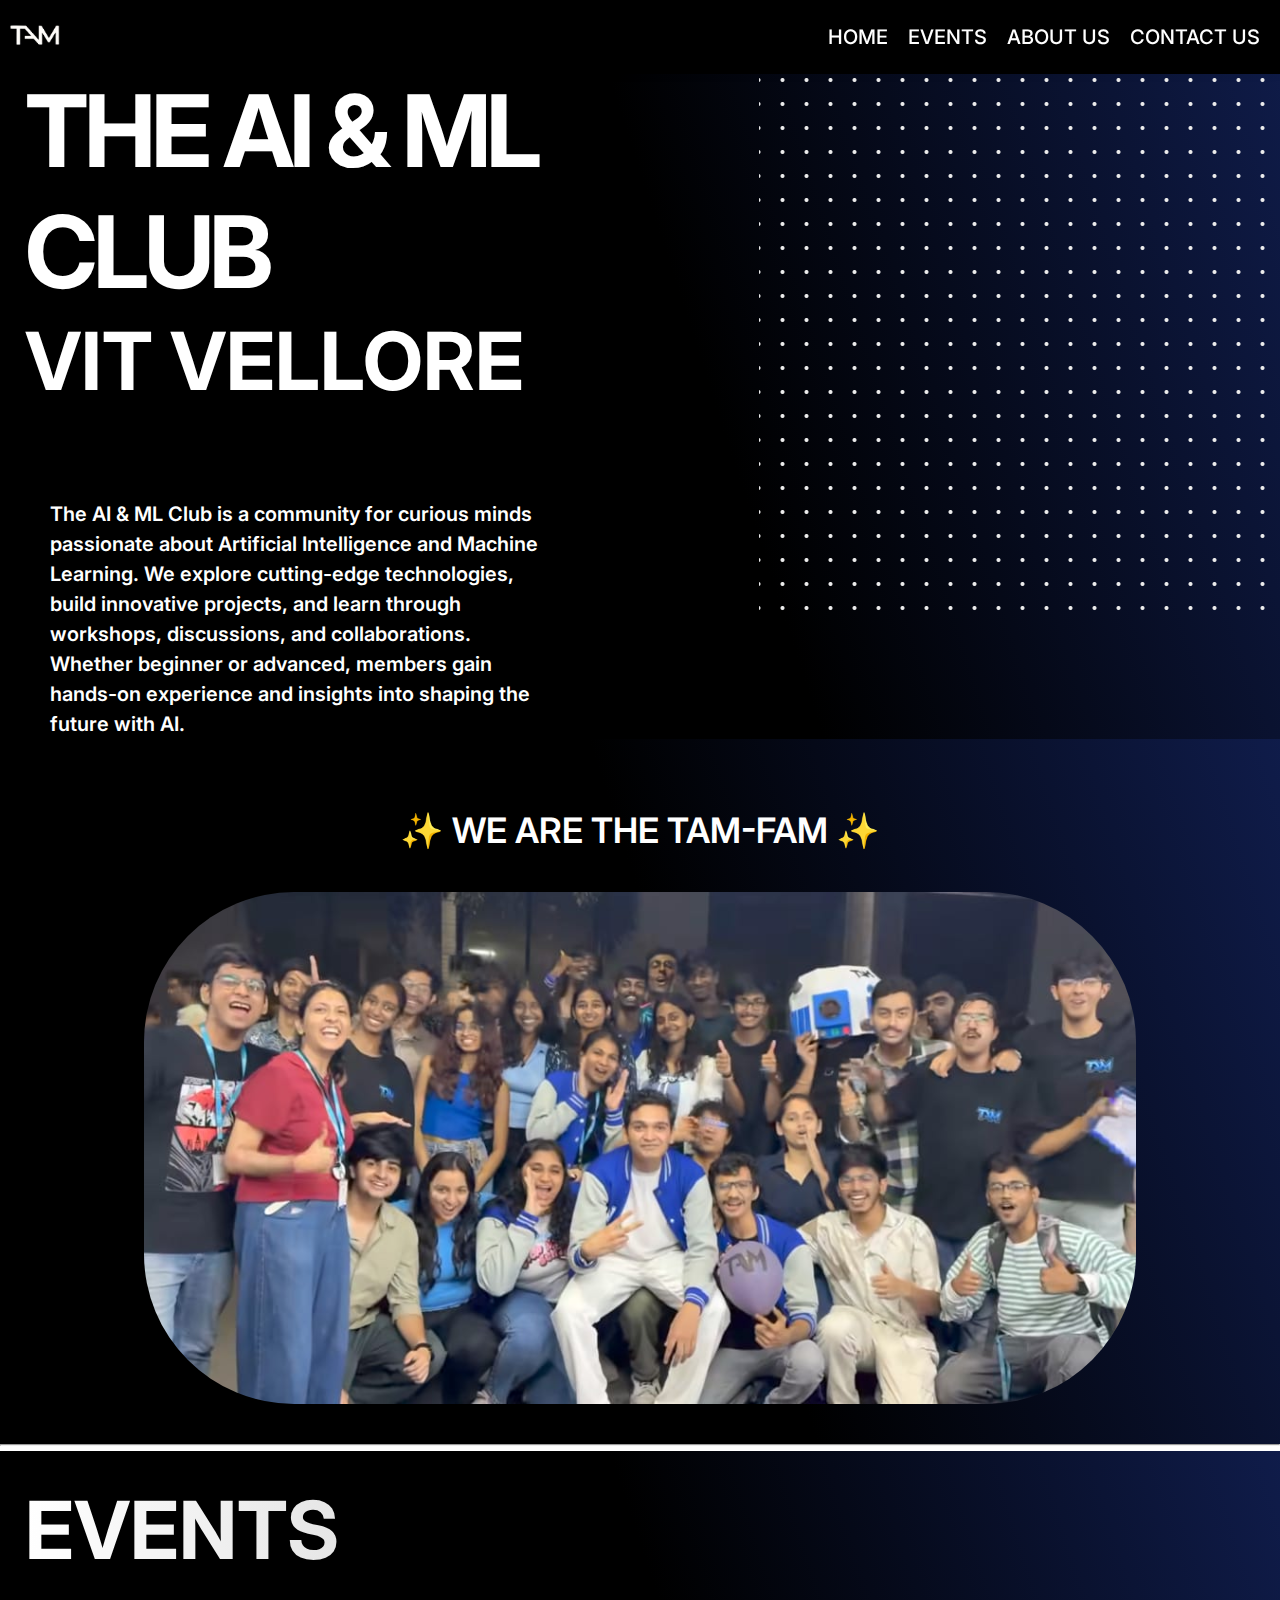
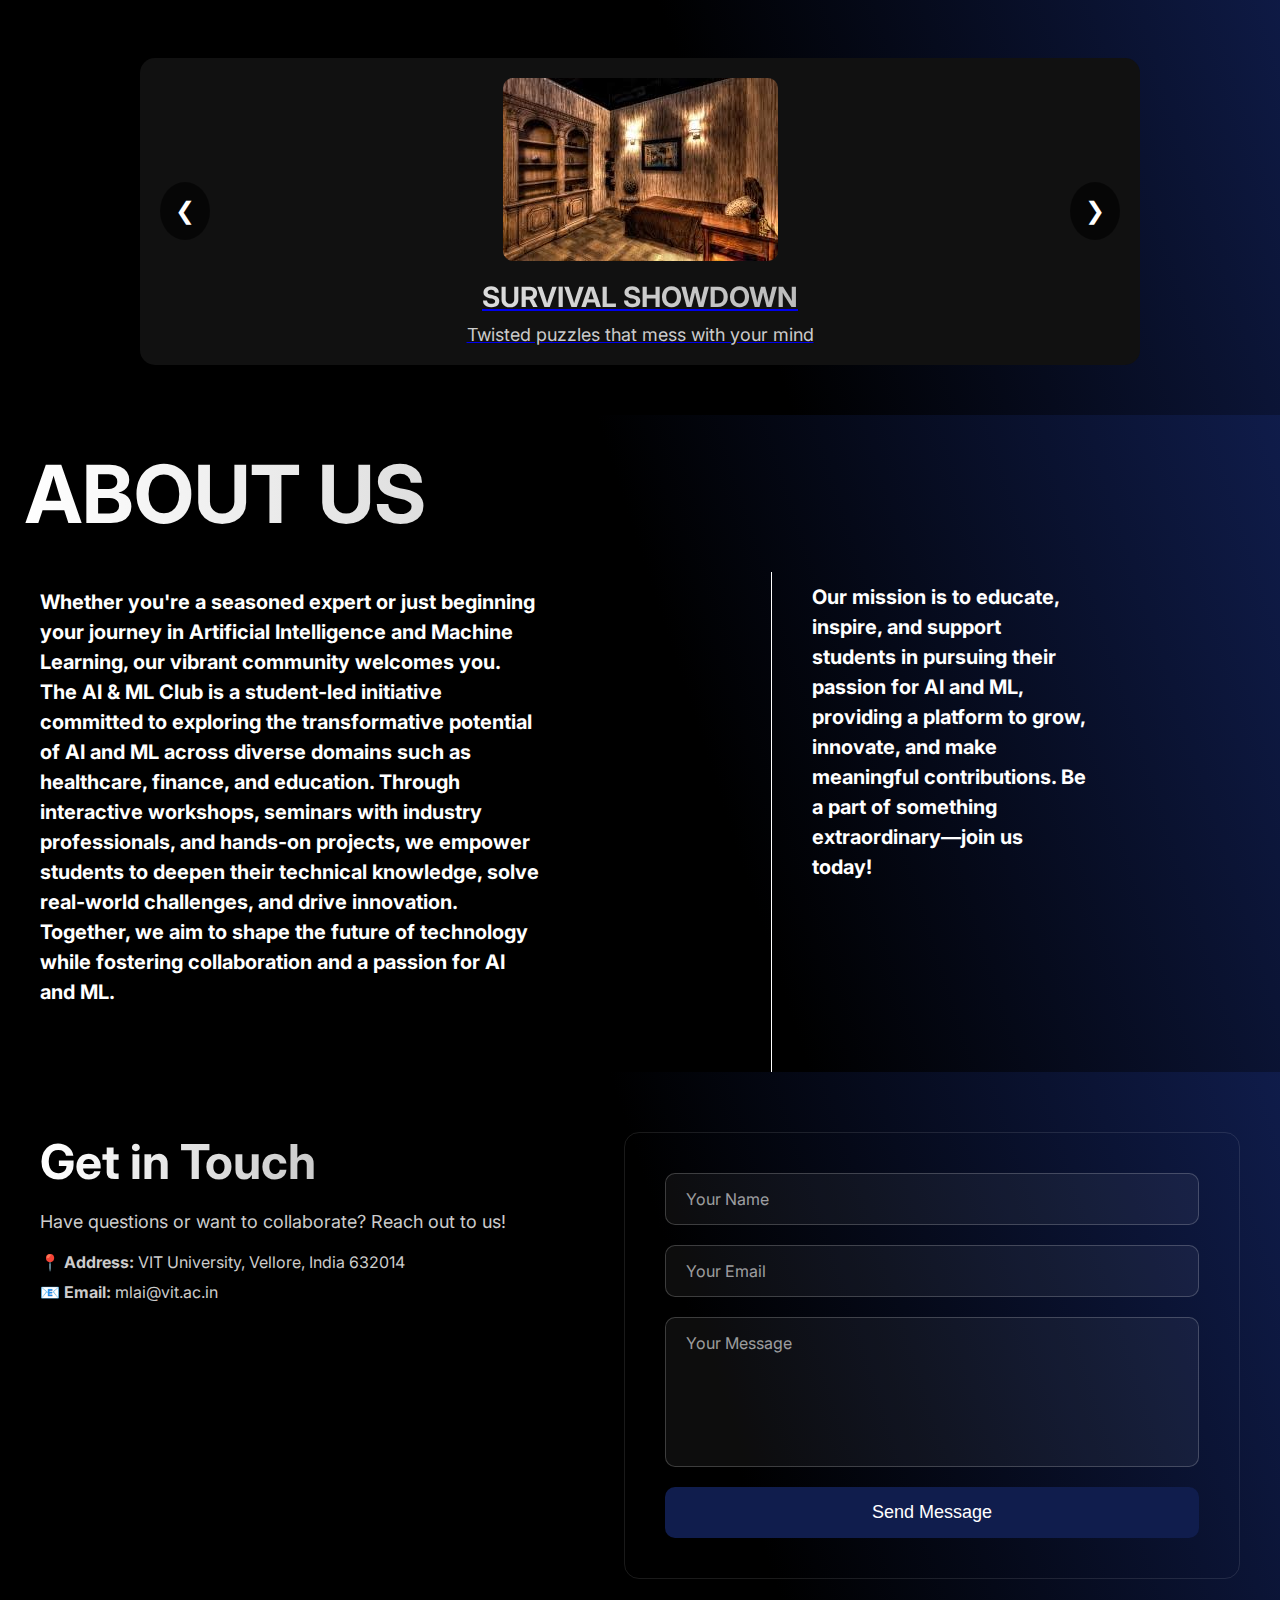
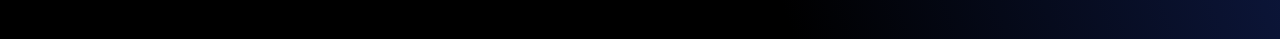
<file: web/index.html>
<!DOCTYPE html>
<html lang="en">
<head>
    <meta charset="UTF-8">
    <meta name="viewport" content="width=device-width, initial-scale=1.0">
    <title>Document</title>
    <link rel="stylesheet" href="style.css">
    <link rel="preconnect" href="https://fonts.googleapis.com">
    <link rel="preconnect" href="https://fonts.gstatic.com" crossorigin>
    <link href="https://fonts.googleapis.com/css2?family=Inter:ital,opsz,wght@0,14..32,100..900;1,14..32,100..900&display=swap" rel="stylesheet">


</head>
<body>
    <header>
        <nav>
            <div class="logodiv" id="#home">
                <img src="logo.jpeg" alt="logo" id="logo">
            </div>
            <div class="nav-toggle" id="navToggle">
                <span></span>
                <span></span>
                <span></span>
            </div>
            <ul id="navList">
                <li><a href="#home">HOME</a></li>
                <li class="dropdown">
                    <a href="#events" class="dropbtn">EVENTS</a>
                    <div class="dropdown-content">
                        <a href="survival.html">SURVIVAL SHOWDOWN</a>
                        <a href="data.html">DATA ALCHEMY</a>
                        <a href="code.html">CODE CORTEX</a>
                    </div>
                </li>
                <li><a href="#about">ABOUT US</a></li>
                <li><a href="#contact">CONTACT US</a></li>
            </ul>
        </nav>
    </header>
    <div class="main" id="home">
        <div class="section1">
        <div class="left">
            <div class="leftheading">
                   <h1 class="heading">THE AI & ML CLUB </h1>
                    <h3 class="heading2"> VIT VELLORE    </h3>
            </div>
            <div class="leftpara">
                <p class="leftp">The AI & ML Club is a community for curious minds passionate about Artificial Intelligence and Machine Learning. We explore cutting-edge technologies, build innovative projects, and learn through workshops, discussions, and collaborations. Whether beginner or advanced, members gain hands-on experience and insights into shaping the future with AI.</p>
            </div>
        </div>
        <div class="right">
            <img src="Frame 4.png" alt="rightimg">
        </div>
        
    </div>
    <div class="section2">
            <p class="section2p">✨ WE ARE THE TAM-FAM ✨</p>
            <img src="tam_fam.jpeg" alt="tam_fam" class="tam_fam">
        </div>
    <hr style="height: 0.5px;">
   <div class="section3" id="events">
    <h1>EVENTS</h1>
    <div class="carousel">
        <div class="carousel-track">
            <div class="carousel-item">
                <a href="survival.html">
                    <img src="survival.jpeg" alt="Event 1">
                    <h3>SURVIVAL SHOWDOWN</h3>
                    <p>Twisted puzzles that mess with your mind</p>
                </a>
            </div>
            <div class="carousel-item">
                <a href="data.html">
                    <img src="data.jpeg" alt="Event 2">
                    <h3>DATA ALCHEMY</h3>
                    <p>Learn to turn data into knowledge.</p>
                </a>
            </div>
            <div class="carousel-item">
                <a href="code.html">
                    <img src="hack.jpeg" alt="Event 3">
                    <h3>CODECORTEX</h3>
                    <p>Where your brain meets the ultimate coding challenge!</p>
                </a>
            </div>
        </div>
        <button class="carousel-btn prev">&#10094;</button>
        <button class="carousel-btn next">&#10095;</button>
    </div>
</div>

    <div class="section4" id="about">
        <h1 class="sec4heading">ABOUT US</h1>
        <div class="subsec4">
            <div class="sec4left">
            <p class="leftp">Whether you're a seasoned expert or just beginning your journey in Artificial Intelligence and Machine Learning, our vibrant community welcomes you. The AI & ML Club is a student-led initiative committed to exploring the transformative potential of AI and ML across diverse domains such as healthcare, finance, and education. Through interactive workshops, seminars with industry professionals, and hands-on projects, we empower students to deepen their technical knowledge, solve real-world challenges, and drive innovation. Together, we aim to shape the future of technology while fostering collaboration and a passion for AI and ML.</p>
            </div>
            <div style="border-left:1px solid #fff;height:500px"></div>
            <div class="sec4right">
            <p class="rightp">Our mission is to educate, inspire, and support students in pursuing their passion for AI and ML, providing a platform to grow, innovate, and make meaningful contributions. Be a part of something extraordinary—join us today!</p>
            </div>
        </div>
    </div>
        <div class="section5" id="contact">
    <div class="contact-container">
        <div class="contact-text">
            <h2>Get in Touch</h2>
            <p>Have questions or want to collaborate? Reach out to us!</p>
            <div class="contact-details">
                <p><strong>📍 Address:</strong> VIT University, Vellore, India 632014</p>
                <p><strong>📧 Email:</strong> <a href="mailto:mlai@vit.ac.in">mlai@vit.ac.in</a></p>
            </div>
        </div>

        <div class="contact-form-container">
            <form class="contact-form">
                <input type="text" placeholder="Your Name" required>
                <input type="email" placeholder="Your Email" required>
                <textarea placeholder="Your Message" required></textarea>
                <button type="submit">Send Message</button>
            </form>
        </div>
    </div>
</div>


</body>
<script>
    const track = document.querySelector('.carousel-track');
    const items = document.querySelectorAll('.carousel-item');
    const prevBtn = document.querySelector('.carousel-btn.prev');
    const nextBtn = document.querySelector('.carousel-btn.next');
    let index = 0;

    function updateCarousel() {
        track.style.transform = `translateX(-${index * 100}%)`;
    }

    nextBtn.addEventListener('click', () => {
        index = (index + 1) % items.length;
        updateCarousel();
    });

    prevBtn.addEventListener('click', () => {
        index = (index - 1 + items.length) % items.length;
        updateCarousel();
    });

    setInterval(() => {
        index = (index + 1) % items.length;
        updateCarousel();
    }, 5000);

    // Mobile menu toggle
const navToggle = document.getElementById('navToggle');
const navList = document.getElementById('navList');

navToggle.addEventListener('click', () => {
    navList.classList.toggle('active');
});

// Close menu when clicking a link
document.querySelectorAll('nav ul li a').forEach(link => {
    link.addEventListener('click', () => {
        navList.classList.remove('active');
    });
});

document.querySelector('.dropdown').addEventListener('click', function(e) {
    if (window.innerWidth <= 768) {
        e.preventDefault();
        this.classList.toggle('active');
    }
});
</script>
</html>
</file>
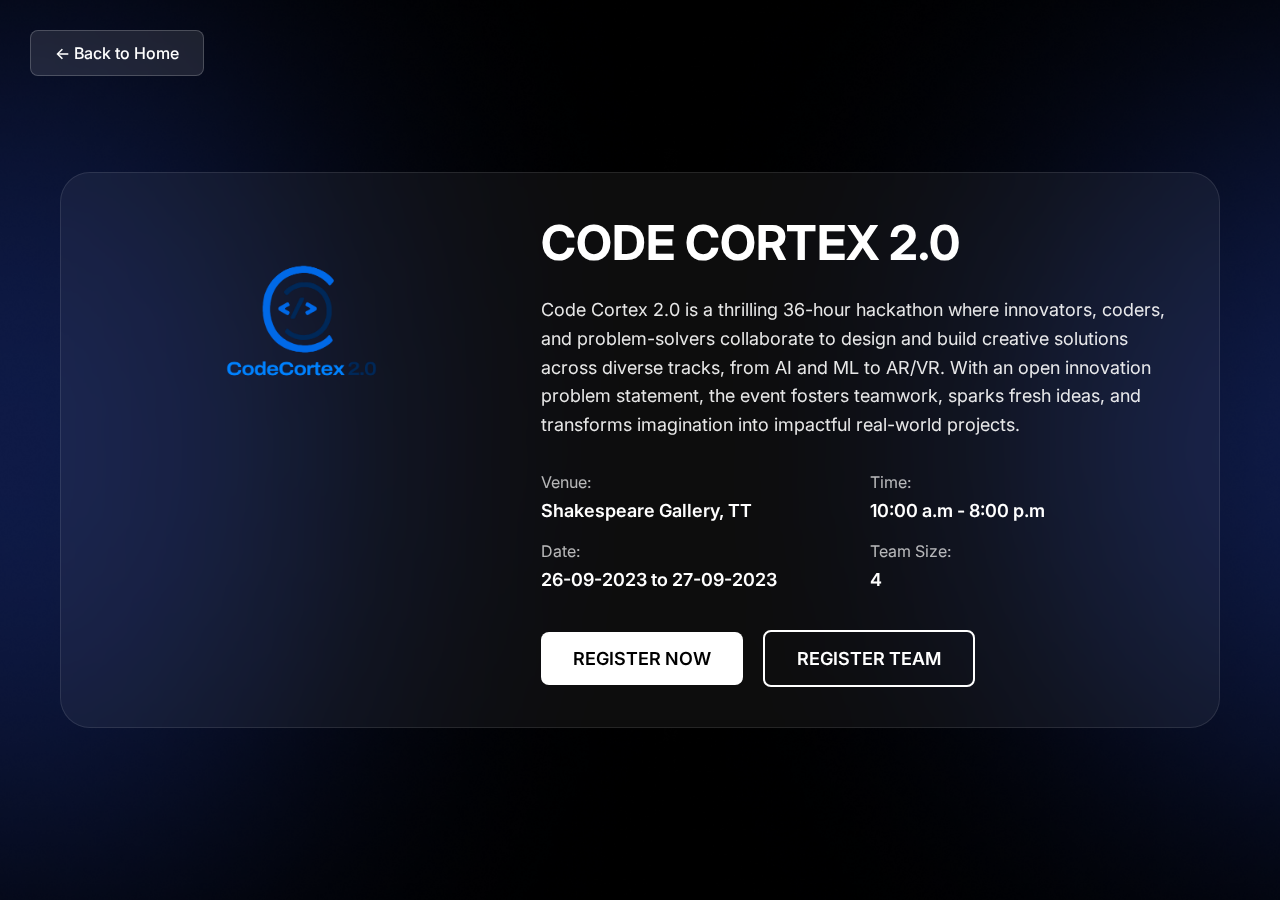
<file: web/code.html>
<!DOCTYPE html>
<html lang="en">
<head>
    <meta charset="UTF-8">
    <meta name="viewport" content="width=device-width, initial-scale=1.0">
    <title>Survival Showdown - TAM Events</title>
    <link rel="stylesheet" href="code.css">
    <link href="https://fonts.googleapis.com/css2?family=Inter:wght@100..900&display=swap" rel="stylesheet">
</head>
<body>
    <a href="index.html" class="back-btn">
        ← Back to Home
    </a>
    <div class="event-container">
        <div class="glass-card">
            <div class="event-content">
                <div class="event-image">
                    <img src="code_logo.png" alt="Survival Showdown">
                </div>
                <div class="event-details">
                    <h1>CODE CORTEX 2.0</h1>
                    <p class="event-description">
                        Code Cortex 2.0 is a thrilling 36-hour hackathon where innovators, coders, and problem-solvers collaborate to design and build creative solutions across diverse tracks, from AI and ML to AR/VR. With an open innovation problem statement, the event fosters teamwork, sparks fresh ideas, and transforms imagination into impactful real-world projects.
                    </p>
                    <div class="event-info">
                        <div class="info-item">
                            <span class="label">Venue:</span>
                            <span class="value">Shakespeare Gallery, TT</span>
                        </div>
                        <div class="info-item">
                            <span class="label">Time:</span>
                            <span class="value">10:00 a.m - 8:00 p.m</span>
                        </div>
                        <div class="info-item">
                            <span class="label">Date:</span>
                            <span class="value">26-09-2023 to 27-09-2023</span>
                        </div>
                        <div class="info-item">
                            <span class="label">Team Size:</span>
                            <span class="value">4</span>
                        </div>
                    </div>
                    <div class="button-group">
                        <a href="https://gravitas.vit.ac.in/events/0f3f4ce7-5e02-488c-8187-1b18f3407a01" class="register-btn">REGISTER NOW</a>
                        <a href="#team-register" class="register-btn team">REGISTER TEAM</a>
                    </div>
                </div>
            </div>
        </div>
    </div>
</body>
</html>
</file>
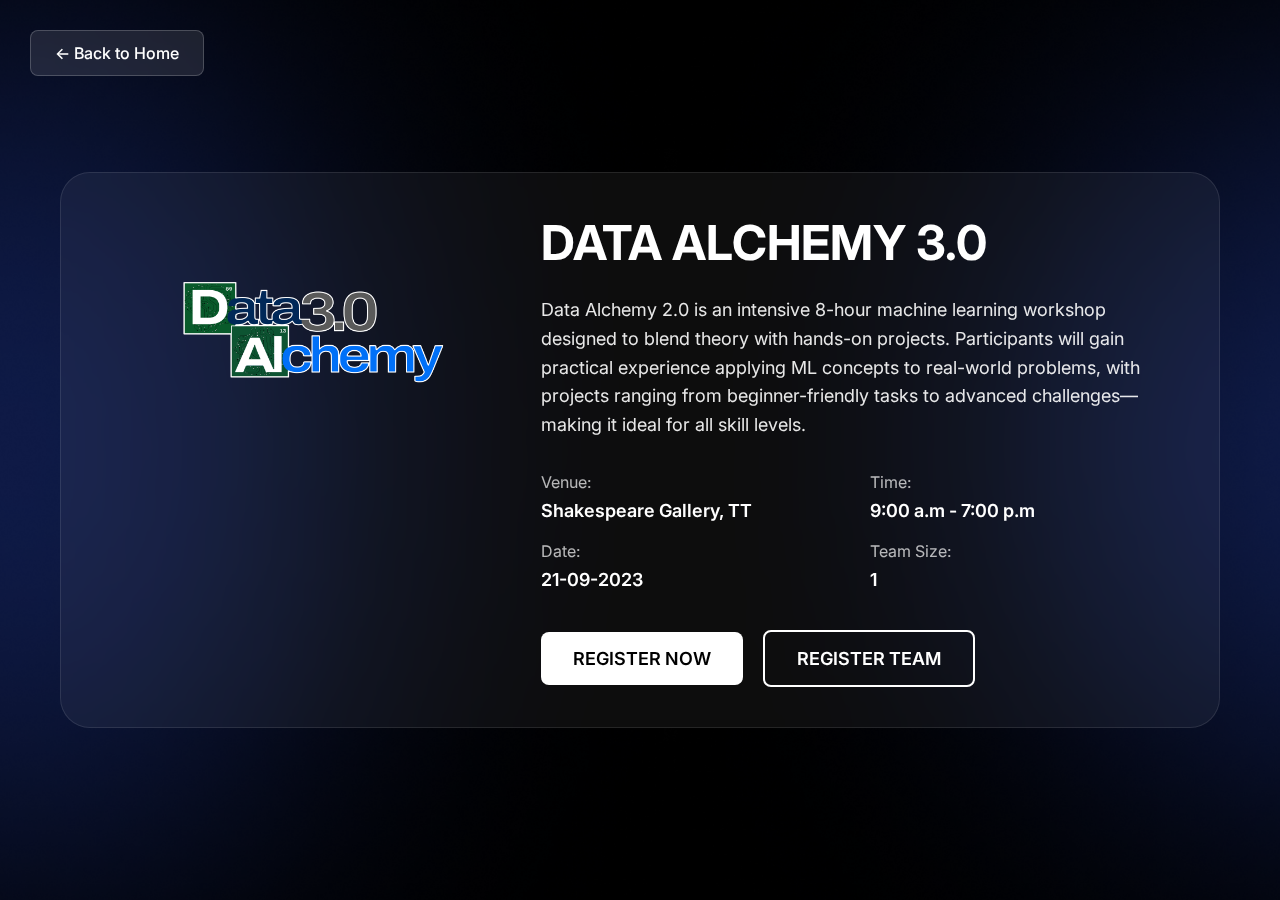
<file: web/data.html>
<!DOCTYPE html>
<html lang="en">
<head>
    <meta charset="UTF-8">
    <meta name="viewport" content="width=device-width, initial-scale=1.0">
    <title>Data Alchemy 3.0 - TAM Events</title>
    <link rel="stylesheet" href="data.css">
    <link href="https://fonts.googleapis.com/css2?family=Inter:wght@100..900&display=swap" rel="stylesheet">
</head>
<body>
    <a href="index.html" class="back-btn">
        ← Back to Home
    </a>
    <div class="event-container">
        <div class="glass-card">
            <div class="event-content">
                <div class="event-image">
                    <img src="data_logo.png" alt="Survival Showdown">
                </div>
                <div class="event-details">
                    <h1>DATA ALCHEMY 3.0</h1>
                    <p class="event-description">
                       Data Alchemy 2.0 is an intensive 8-hour machine learning workshop designed to blend theory with hands-on projects. Participants will gain practical experience applying ML concepts to real-world problems, with projects ranging from beginner-friendly tasks to advanced challenges—making it ideal for all skill levels.
                    </p>
                    <div class="event-info">
                        <div class="info-item">
                            <span class="label">Venue:</span>
                            <span class="value">Shakespeare Gallery, TT</span>
                        </div>
                        <div class="info-item">
                            <span class="label">Time:</span>
                            <span class="value">9:00 a.m - 7:00 p.m</span>
                        </div>
                        <div class="info-item">
                            <span class="label">Date:</span>
                            <span class="value">21-09-2023</span>
                        </div>
                        <div class="info-item">
                            <span class="label">Team Size:</span>
                            <span class="value">1</span>
                        </div>
                    </div>
                    <div class="button-group">
                        <a href="https://gravitas.vit.ac.in/events/7a6dd3c9-e4c6-4e69-adf7-e7141ac2ec4e" class="register-btn">REGISTER NOW</a>
                        <a href="#team-register" class="register-btn team">REGISTER TEAM</a>
                    </div>
                </div>
            </div>
        </div>
    </div>
</body>
</html>
</file>
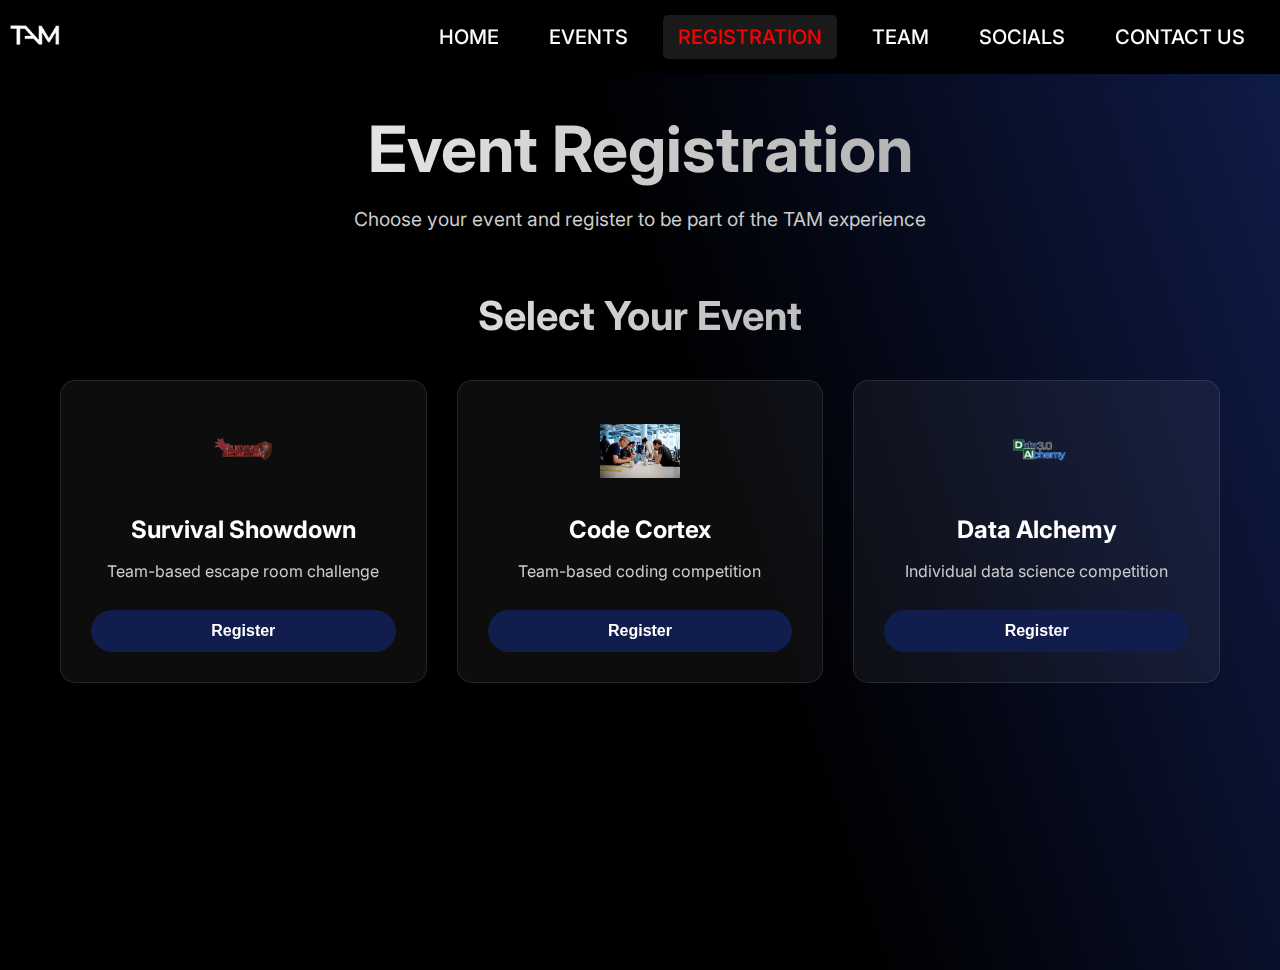
<file: web/registration.html>
<!DOCTYPE html>
<html lang="en">
<head>
    <meta charset="UTF-8">
    <meta name="viewport" content="width=device-width, initial-scale=1.0">
    <title>Registration - TAM Events</title>
    <link rel="stylesheet" href="registration.css">
    <link rel="preconnect" href="https://fonts.googleapis.com">
    <link rel="preconnect" href="https://fonts.gstatic.com" crossorigin>
    <link href="https://fonts.googleapis.com/css2?family=Inter:ital,opsz,wght@0,14..32,100..900;1,14..32,100..900&display=swap" rel="stylesheet">
</head>
<body>
    <header>
        <nav>
            <div class="logodiv">
                <a href="index.html">
                    <img src="logo.jpeg" alt="logo" id="logo">
                </a>
            </div>
            <div class="nav-toggle" id="navToggle">
                <span></span>
                <span></span>
                <span></span>
            </div>
            <ul id="navList">
                <li><a href="index.html">HOME</a></li>
                <li class="dropdown">
                    <a href="#events" class="dropbtn">EVENTS</a>
                    <div class="dropdown-content">
                        <a href="survival.html">SURVIVAL SHOWDOWN</a>
                        <a href="data.html">DATA ALCHEMY</a>
                        <a href="code.html">CODE CORTEX</a>
                    </div>
                </li>
                <li><a href="registration.html" class="active">REGISTRATION</a></li>
                <li><a href="#team">TEAM</a></li>
                <li><a href="#socials">SOCIALS</a></li>
                <li><a href="#contact">CONTACT US</a></li>
            </ul>
        </nav>
    </header>

    <main class="registration-main">
        <div class="hero-section">
            <h1>Event Registration</h1>
            <p>Choose your event and register to be part of the TAM experience</p>
        </div>

        <!-- Event Selection Section -->
        <div class="event-selection" id="eventSelection">
            <h2>Select Your Event</h2>
            <div class="event-cards">
                <div class="event-card" data-event="survival">
                    <img src="survival_logo.PNG" alt="Survival Showdown">
                    <h3>Survival Showdown</h3>
                    <p>Team-based escape room challenge</p>
                    <button class="select-event-btn" data-event="survival">Register</button>
                </div>
                <div class="event-card" data-event="hackathon">
                    <img src="hack.jpeg" alt="Code Cortex Hackathon">
                    <h3>Code Cortex</h3>
                    <p>Team-based coding competition</p>
                    <button class="select-event-btn" data-event="hackathon">Register</button>
                </div>
                <div class="event-card" data-event="data">
                    <img src="data_logo.png" alt="Data Alchemy">
                    <h3>Data Alchemy</h3>
                    <p>Individual data science competition</p>
                    <button class="select-event-btn" data-event="data">Register</button>
                </div>
            </div>
        </div>

        <!-- Registration Forms Section -->
        <div class="registration-forms" id="registrationForms" style="display: none;">
            <div class="form-header">
                <button class="back-btn" id="backToEvents">← Back to Events</button>
                <h2 id="formTitle">Registration Form</h2>
            </div>

            <!-- Team-based events (Survival Showdown & Hackathon) -->
            <div class="team-registration" id="teamRegistration" style="display: none;">
                <div class="role-selection">
                    <h3>Choose Your Role</h3>
                    <div class="role-buttons">
                        <button class="role-btn active" data-role="leader">Team Leader</button>
                        <button class="role-btn" data-role="member">Team Member</button>
                    </div>
                </div>

                <!-- Team Leader Form -->
                <form class="registration-form" id="teamLeaderForm" style="display: none;">
                    <h4>Team Leader Registration</h4>
                    <div class="form-group">
                        <label for="leaderName">Full Name *</label>
                        <input type="text" id="leaderName" name="leaderName" required>
                    </div>
                    <div class="form-group">
                        <label for="leaderRegNo">Registration Number *</label>
                        <input type="text" id="leaderRegNo" name="leaderRegNo" required>
                    </div>
                    <div class="form-group">
                        <label for="leaderEmail">Email ID *</label>
                        <input type="email" id="leaderEmail" name="leaderEmail" required>
                    </div>
                    <div class="form-group">
                        <label for="leaderContact">Contact Number *</label>
                        <input type="tel" id="leaderContact" name="leaderContact" required>
                    </div>
                    <div class="form-group">
                        <label for="teamName">Team Name *</label>
                        <input type="text" id="teamName" name="teamName" required>
                    </div>
                    <div class="form-group">
                        <label for="teamSize">Number of Members *</label>
                        <select id="teamSize" name="teamSize" required>
                            <option value="">Select team size</option>
                            <option value="2">2 members</option>
                            <option value="3">3 members</option>
                            <option value="4">4 members</option>
                        </select>
                    </div>
                    <div class="form-group">
                        <label>Team ID (Auto-generated)</label>
                        <div class="team-id-display" id="teamIdDisplay">----</div>
                    </div>
                    <div class="form-actions">
                        <button type="submit" class="submit-btn">Submit Registration</button>
                    </div>
                </form>

                <!-- Team Member Form -->
                <form class="registration-form" id="teamMemberForm" style="display: none;">
                    <h4>Team Member Registration</h4>
                    <div class="form-group">
                        <label for="memberName">Full Name *</label>
                        <input type="text" id="memberName" name="memberName" required>
                    </div>
                    <div class="form-group">
                        <label for="memberRegNo">Registration Number *</label>
                        <input type="text" id="memberRegNo" name="memberRegNo" required>
                    </div>
                    <div class="form-group">
                        <label for="memberEmail">Email ID *</label>
                        <input type="email" id="memberEmail" name="memberEmail" required>
                    </div>
                    <div class="form-group">
                        <label for="memberContact">Contact Number *</label>
                        <input type="tel" id="memberContact" name="memberContact" required>
                    </div>
                    <div class="form-group">
                        <label for="existingTeamId">Existing Team ID *</label>
                        <input type="text" id="existingTeamId" name="existingTeamId" placeholder="Enter 4-digit Team ID" required>
                    </div>
                    <div class="form-group">
                        <label for="memberTeamName">Team Name *</label>
                        <input type="text" id="memberTeamName" name="memberTeamName" required>
                    </div>
                    <div class="form-actions">
                        <button type="submit" class="submit-btn">Submit Registration</button>
                    </div>
                </form>
            </div>

            <!-- Individual event (Data Alchemy) -->
            <form class="registration-form" id="individualForm" style="display: none;">
                <h4>Individual Registration</h4>
                <div class="form-group">
                    <label for="individualName">Full Name *</label>
                    <input type="text" id="individualName" name="individualName" required>
                </div>
                <div class="form-group">
                    <label for="individualRegNo">Registration Number *</label>
                    <input type="text" id="individualRegNo" name="individualRegNo" required>
                </div>
                <div class="form-group">
                    <label for="individualEmail">Email ID *</label>
                    <input type="email" id="individualEmail" name="individualEmail" required>
                </div>
                <div class="form-group">
                    <label for="individualContact">Contact Number *</label>
                    <input type="tel" id="individualContact" name="individualContact" required>
                </div>
                <div class="form-actions">
                    <button type="submit" class="submit-btn">Submit Registration</button>
                </div>
            </form>
        </div>

        <!-- Registration Options Modal -->
        <div class="modal" id="registrationModal" style="display: none;">
            <div class="modal-content">
                <h3>Choose Registration Method</h3>
                <p>Your registration details have been collected. Choose how you'd like to proceed:</p>
                <div class="modal-buttons">
                    <button class="modal-btn club-btn" id="clubRegistration">Submit to Club Website</button>
                    <button class="modal-btn vit-btn" id="vitRegistration">Go to VIT Gravitas</button>
                </div>
                <button class="close-modal" id="closeModal">×</button>
            </div>
        </div>
    </main>

    <script src="registration.js"></script>
</body>
</html>
</file>
<file: web/style.css>
*{
    margin: 0;
    padding: 0;
    box-sizing: border-box;
}
html {
    scroll-behavior: smooth;
}


:root{
    --primary-font:'Inter';
    --primary-color:#FFFFFF;
    --margin-left:25px;
}    
nav{
    background-color: #000;
    display: flex;
    align-items: center;
    padding:10px;
    color:#FFFFFF;
    justify-content: space-between;
    position: fixed;
    top: 0;
    left: 0;
    width: 100%;
    z-index: 1000;
    box-shadow: 0 2px 8px rgba(0,0,0,0.05);
    --primary-font:'Inter';
    --primary-color:#FFFFFF;
}
.logodiv{
    height: 100%;
}
#logo{
    width: 50px;
    height: 50px;
    
}
nav ul{
    display: flex;
    gap:20px;
    font-size: 20px;
    margin-right: 10px;
}
nav ul li{
    list-style: none;
    font-family: 'Inter', sans-serif;
    position: relative;
}
nav ul li a {
    text-decoration: none;
    color: #fff;
    transition: 0.3s;
    font-family: 'Inter', sans-serif;
    font-weight: 500;
}

nav ul li a:hover {
    color: #ff0000;
}

/* Add dropdown styles */
.dropdown-content {
    display: none;
    position: absolute;
    background-color: #000;
    min-width: 200px;
    box-shadow: 0 8px 16px rgba(0,0,0,0.2);
    z-index: 1001;
    border-radius: 8px;
    margin-top: 10px;
}

.dropdown-content a {
    color: #fff;
    padding: 12px 16px;
    display: block;
    text-decoration: none;
    font-size: 16px;
}

.dropdown:hover .dropdown-content {
    display: block;
}

.dropdown-content a:hover {
    background-color: rgba(255, 255, 255, 0.1);
    color: #ff0000;
}

.main{
    display: flex;
    flex-direction: column;
}
.section1{
     background: linear-gradient(72.01deg, #000000 54.16%, #101D4D 101.85%), linear-gradient(180deg, #000000 0%, #3C0747 0.01%, #000000 100%);
    display: flex;
    
}
.left{
    margin-left:var(--margin-left) ;
    margin-top:70px;
    flex: 70%;
}
.right{
    flex:30%;
}
.leftheading{
    display: flex;
    flex-direction: column;
   
}
.heading{
    font-family: var(--primary-font);
    font-style: normal;
    font-weight: 700;
    
    font-size: 100px;
    
    letter-spacing: -0.05em;
    color: var(--primary-color);
}
.heading2{
    font-family: var(--primary-font);
    font-style: bold;
    font-weight: 700;
    font-size: 80px;
    -webkit-text-stroke: 2 #FFFFFF;
    color: var(--primary-color);
    padding: 0%;
}

.leftpara{
    color: var(--primary-color);
    margin-top: 90px;
    font-family: var(--primary-font);
    font-size: 20px;
    font-weight: 600;
    max-width: 700px;
    margin-left: var(--margin-left);
    line-height: 30px;
    
}
.section2{
     background:linear-gradient(72.01deg, #000000 54.16%, #101D4D 101.85%), linear-gradient(180deg, #000000 0%, #3C0747 0.01%, #000000 100%);
     display: flex;
    align-items: center;
    justify-content: center; /* Add this */
    flex-direction: column;
    gap: 40px;
    padding: 40px 20px; /* Add this */
}
.section2p{
    margin-top: 30px;
    font-family: var(--primary-font);
    color: var(--primary-color);
    font-size: 35px;
    font-weight: 600;
}
.tam_fam{
    border-radius: 150px;
    width: 80%; /* Add this */
    max-width: 1200px; /* Add this */
    height: auto; /* Add this */
    object-fit: cover; /* Add this */
}
.section3{
    background: linear-gradient(72.01deg, #000000 54.16%, #101D4D 101.85%), linear-gradient(180deg, #000000 0%, #3C0747 0.01%, #000000 100%);
    color: var(--primary-color);
    margin-top: 5px;

}
.carousel {
    position: relative;
    max-width: 1000px;
    margin: 50px auto;
    overflow: hidden;
    border-radius: 15px;
}

.carousel-track {
    display: flex;
    transition: transform 0.5s ease-in-out;
}

.carousel-item {
    min-width: 100%;
    box-sizing: border-box;
    text-align: center;
    background: #111;
    color: white;
    padding: 20px;
}

.carousel-item img {
    max-width: 100%;
    border-radius: 10px;
    margin-bottom: 15px;
}

.carousel-item h3 {
    font-size: 28px;
    font-family: var(--primary-font);
    margin-bottom: 10px;
    background: linear-gradient(90deg, #ffffff 0%, #999999 100%);
    -webkit-background-clip: text;
    -webkit-text-fill-color: transparent;
}

.carousel-item p {
    font-size: 18px;
    color: #ccc;
    font-family: var(--primary-font);
}

/* Buttons */
.carousel-btn {
    position: absolute;
    top: 50%;
    transform: translateY(-50%);
    background: rgba(0,0,0,0.6);
    color: white;
    border: none;
    padding: 15px;
    cursor: pointer;
    font-size: 24px;
    border-radius: 50%;
}

.carousel-btn.prev {
    left: 20px;
}

.carousel-btn.next {
    right: 20px;
}

.carousel-btn:hover {
    background: rgba(0,0,0,0.9);
}

.section3 h1{
    margin-left: var(--margin-left);
    font-family: 'Inter';
    font-style: normal;
    font-weight: 700;
    line-height: 157px;
    font-size: 80px;
    background: linear-gradient(90deg, #FFFFFF 0%, #999999 100%);
    -webkit-background-clip: text;
    -webkit-text-fill-color: transparent;
    background-clip: text;
    -webkit-text-fill-color: transparent;

    
}
.section4{
    background: linear-gradient(72.01deg, #000000 54.16%, #101D4D 101.85%), linear-gradient(180deg, #000000 0%, #3C0747 0.01%, #000000 100%);
}
.sec4heading{

    font-family: 'Inter';
    font-style: normal;
    font-weight: 700;
    font-size: 80px;
    line-height: 157px;
    background: linear-gradient(90deg, #FFFFFF 0%, #999999 100%);
    -webkit-background-clip: text;
    -webkit-text-fill-color: transparent;
    background-clip: text;
    -webkit-text-fill-color: transparent;
    margin-left: var(--margin-left);



}
.subsec4{
        margin-left: var(--margin-left);

    display: flex;
    gap:30px;
    color: var(--primary-color);
    font-family: var(--primary-font);
    font-weight: 700;
     line-height: 30px;
     font-size: 20px;
}
.sec4left{
    flex:60%;
    display: flex;
    align-items: flex-start;
    padding:15px;
}
.leftp{
    width:500px;
}
.sec4right{
    flex: 40%;
    display: flex;
    align-items: flex-start;
    justify-content: flex-start;
    padding:10px;
}
.rightp{
    width:275px;
}
.section5 {
    background: linear-gradient(72.01deg, #000000 54.16%, #101D4D 101.85%);
    padding: 60px 20px;
    color: white;
    font-family: var(--primary-font);
}

.contact-container {
    max-width: 1200px;
    margin: 0 auto;
    display: flex;
    flex-wrap: wrap;
    gap: 50px;
    justify-content: space-between;
    align-items: flex-start;
}

.contact-text {
    flex: 1;
    min-width: 300px;
}

.contact-text h2 {
    font-size: 48px;
    margin-bottom: 20px;
    background: linear-gradient(90deg, #ffffff 0%, #999999 100%);
    background-clip: text;
    -webkit-text-fill-color: transparent;
}

.contact-text p {
    font-size: 18px;
    margin-bottom: 20px;
    color: #ccc;
}

.contact-details p {
    font-size: 16px;
    margin-bottom: 10px;
}

.contact-details a {
    color: #ccc;
    text-decoration: none;
}

.contact-details a:hover {
    color: red;
    transition: 0.3s;
}

.contact-form-container {
    flex: 1;
    min-width: 300px;
    width: 90%;
    max-width: 800px;
    margin: 0 auto;
    background-color: transparent; /* Changed from white to transparent */
    padding: 40px;
    border-radius: 15px;
    border: 1px solid rgba(255, 255, 255, 0.1); /* Optional: adds subtle border */
}

.contact-form {
    display: flex;
    flex-direction: column;
    gap: 20px;
}

.contact-form input,
.contact-form textarea {
    width: 100%;
    padding: 15px 20px;
    font-size: 16px;
    border-radius: 10px;
    border: 1px solid rgba(255, 255, 255, 0.2);
    background: rgba(255, 255, 255, 0.05); /* Semi-transparent background */
    color: white; /* Make text white */
    font-family: var(--primary-font);
    resize: none;
}

.contact-form input::placeholder,
.contact-form textarea::placeholder {
    color: rgba(255, 255, 255, 0.6); /* Make placeholder text slightly transparent white */
}

.contact-form input:focus,
.contact-form textarea:focus {
    outline: none;
    border-color: rgba(255, 255, 255, 0.5);
    background: rgba(255, 255, 255, 0.1);
}

.contact-form textarea {
    height: 150px;
}

.contact-form button {
    padding: 15px;
    font-size: 18px;
    background-color: #101D4D;
    color: white;
    border: none;
    border-radius: 10px;
    cursor: pointer;
}

.contact-form button:hover {
    background-color: #1a2d7f;
}


/* ChatGPT Code for Responsiveness */

/* Mobile Responsiveness */
@media screen and (max-width: 768px) {
    /* Navbar */
    nav ul {
        position: fixed;
        top: 70px;
        left: -100%;
        background: #000;
        width: 100%;
        flex-direction: column;
        align-items: center;
        padding: 20px 0;
        transition: 0.3s;
    }

    nav ul.active {
        left: 0;
    }

    .nav-toggle {
        display: flex;
        flex-direction: column;
        gap: 5px;
        cursor: pointer;
        padding: 10px;
        z-index: 1001;
    }

    .nav-toggle span {
        display: block;
        width: 25px;
        height: 3px;
        background: #fff;
        transition: 0.3s;
    }

    nav {
        justify-content: space-between;
        padding: 10px 20px;
    }

    nav ul {
        display: none;
        position: fixed;
        top: 70px;
        left: 0;
        width: 100%;
        background: #000;
        flex-direction: column;
        align-items: center;
        padding: 20px 0;
        z-index: 1000;
    }

    nav ul.active {
        display: flex;
    }

    nav ul li {
        margin: 15px 0;
    }

    nav ul li a {
        font-size: 18px;
        padding: 10px;
        display: block;
    }

    /* Section 1 */
    .section1 {
        flex-direction: column;
        padding: 20px;
    }

    .heading {
        font-size: 40px;
    }

    .heading2 {
        font-size: 32px;
    }

    .leftpara {
        margin-top: 30px;
        font-size: 16px;
    }

    .right img {
        width: 100%;
        margin-top: 30px;
    }

    /* Section 2 */
    .section2p {
        font-size: 24px;
        text-align: center;
    }

    .tam_fam {
        width: 90%;
        border-radius: 75px;
    }

    /* Section 3 */
    .section3 h1 {
        font-size: 40px;
        line-height: normal;
        text-align: center;
        margin: 20px 0;
    }

    .carousel {
        margin: 20px auto;
    }

    /* Section 4 */
    .sec4heading {
        font-size: 40px;
        line-height: normal;
        text-align: center;
        margin: 20px 0;
    }

    .subsec4 {
        flex-direction: column;
        margin: 0 20px;
    }

    .sec4left, .sec4right {
        width: 100%;
    }

    .leftp, .rightp {
        width: 100%;
        font-size: 16px;
    }

    /* Section 5 */
    .contact-container {
        flex-direction: column;
        gap: 30px;
    }

    .contact-text h2 {
        font-size: 32px;
    }

    .contact-form-container {
        width: 95%; /* Slightly wider on mobile */
        padding: 20px;
        margin: 0 auto;
    }

    .contact-form input,
    .contact-form textarea {
        padding: 12px 15px;
    }
    /* Hide Frame 4.png and its container */
    .right {
        display: none;
    }

    /* Hide the horizontal line */
    hr {
        display: none;
    }

    /* Adjust left section to take full width */
    .left {
        flex: 100%;
        margin: 70px 20px;
    }
    .subsec4 > div[style*="border-left"] {
        border-left: none !important; /* Remove vertical line */
        width: 100%; /* Take full width */
        height: 1px !important; /* Make line horizontal */
        border-top: 1px solid #fff; /* Add horizontal line */
        margin: 20px 0; /* Add some spacing */
    }
}

/* Small Mobile Devices */
@media screen and (max-width: 480px) {
    .heading {
        font-size: 32px;
    }

    .heading2 {
        font-size: 24px;
    }

    .section2p {
        font-size: 20px;
    }

    .carousel-btn {
        padding: 10px;
    }

    .contact-form input,
    .contact-form textarea {
        padding: 10px;
    }
}
</file>
<file: web/code.css>
* {
    margin: 0;
    padding: 0;
    box-sizing: border-box;
    font-family: 'Inter', sans-serif;
}

body {
    min-height: 100vh;
    display: flex;
    align-items: center;
    justify-content: center;
    background: url("register_page_bg.png");
    background-size: cover; /* You'll replace this with your gradient */
}

.event-container {
    width: 100%;
    max-width: 1200px;
    padding: 20px;
}

.glass-card {
    background: rgba(255, 255, 255, 0.05);
    -webkit-backdrop-filter: blur(10px);
    backdrop-filter: blur(10px);
    border-radius: 30px;
    padding: 40px;
    border: 1px solid rgba(255, 255, 255, 0.1);
    /* Fallback for browsers that don't support backdrop-filter */
    @supports not (backdrop-filter: blur(10px)) {
        background: rgba(255, 255, 255, 0.1);
    }
}

.event-content {
    display: flex;
    gap: 40px;
    align-items: flex-start;
}

.event-image {
    flex: 1;
    max-width: 400px;
}

.event-image img {
    width: 100%;
    height: auto;
    border-radius: 20px;
}

.event-details {
    flex: 1.5;
    color: white;
}

.event-details h1 {
    font-size: 48px;
    font-weight: 700;
    margin-bottom: 24px;
}

.event-description {
    font-size: 18px;
    line-height: 1.6;
    margin-bottom: 32px;
    opacity: 0.9;
}

.event-info {
    display: grid;
    grid-template-columns: repeat(2, 1fr);
    gap: 20px;
    margin-bottom: 40px;
}

.info-item {
    display: flex;
    flex-direction: column;
    gap: 8px;
}

.label {
    font-size: 16px;
    opacity: 0.7;
}

.value {
    font-size: 18px;
    font-weight: 600;
}

.register-btn {
    display: inline-block;
    background: white;
    color: black;
    padding: 16px 32px;
    border-radius: 8px;
    text-decoration: none;
    font-weight: 600;
    font-size: 18px;
    transition: transform 0.3s ease;
}

.register-btn:hover {
    transform: translateY(-2px);
}

/* Back Button Styles */
.back-btn {
    position: fixed;
    top: 30px;
    left: 30px;
    background: rgba(255, 255, 255, 0.1);
    backdrop-filter: blur(5px);
    -webkit-backdrop-filter: blur(5px);
    color: white;
    border: 1px solid rgba(255, 255, 255, 0.2);
    padding: 12px 24px;
    border-radius: 8px;
    text-decoration: none;
    font-weight: 500;
    font-size: 16px;
    transition: all 0.3s ease;
    display: flex;
    align-items: center;
    gap: 8px;
}

.back-btn:hover {
    background: rgba(255, 255, 255, 0.2);
    transform: translateX(-5px);
}

/* Button Group Styles */
.button-group {
    display: flex;
    gap: 20px;
    align-items: center;
}

.register-btn.team {
    background: transparent;
    color: white;
    border: 2px solid white;
}

.register-btn.team:hover {
    background: rgba(255, 255, 255, 0.1);
}

/* Mobile Responsiveness */
@media (max-width: 768px) {
    .event-content {
        flex-direction: column;
    }

    .event-image {
        max-width: 100%;
    }

    .event-details h1 {
        font-size: 36px;
    }

    .event-info {
        grid-template-columns: 1fr;
    }

    .back-btn {
        top: 20px;
        left: 20px;
        padding: 10px 20px;
        font-size: 14px;
    }

    .button-group {
        flex-direction: column;
        width: 100%;
    }

    .register-btn {
        width: 100%;
        text-align: center;
    }
}
</file>
<file: web/data.css>
* {
    margin: 0;
    padding: 0;
    box-sizing: border-box;
    font-family: 'Inter', sans-serif;
}

body {
    min-height: 100vh;
    display: flex;
    align-items: center;
    justify-content: center;
    background: url("register_page_bg.png");
    background-size: cover; /* You'll replace this with your gradient */
}

.event-container {
    width: 100%;
    max-width: 1200px;
    padding: 20px;
}

.glass-card {
    background: rgba(255, 255, 255, 0.05);
    -webkit-backdrop-filter: blur(10px);
    backdrop-filter: blur(10px);
    border-radius: 30px;
    padding: 40px;
    border: 1px solid rgba(255, 255, 255, 0.1);
    /* Fallback for browsers that don't support backdrop-filter */
    @supports not (backdrop-filter: blur(10px)) {
        background: rgba(255, 255, 255, 0.1);
    }
}

.event-content {
    display: flex;
    gap: 40px;
    align-items: flex-start;
}

.event-image {
    flex: 1;
    max-width: 400px;
}

.event-image img {
    width: 100%;
    height: auto;
    border-radius: 20px;
}

.event-details {
    flex: 1.5;
    color: white;
}

.event-details h1 {
    font-size: 48px;
    font-weight: 700;
    margin-bottom: 24px;
}

.event-description {
    font-size: 18px;
    line-height: 1.6;
    margin-bottom: 32px;
    opacity: 0.9;
}

.event-info {
    display: grid;
    grid-template-columns: repeat(2, 1fr);
    gap: 20px;
    margin-bottom: 40px;
}

.info-item {
    display: flex;
    flex-direction: column;
    gap: 8px;
}

.label {
    font-size: 16px;
    opacity: 0.7;
}

.value {
    font-size: 18px;
    font-weight: 600;
}

.register-btn {
    display: inline-block;
    background: white;
    color: black;
    padding: 16px 32px;
    border-radius: 8px;
    text-decoration: none;
    font-weight: 600;
    font-size: 18px;
    transition: transform 0.3s ease;
}

.register-btn:hover {
    transform: translateY(-2px);
}

/* Back Button Styles */
.back-btn {
    position: fixed;
    top: 30px;
    left: 30px;
    background: rgba(255, 255, 255, 0.1);
    backdrop-filter: blur(5px);
    -webkit-backdrop-filter: blur(5px);
    color: white;
    border: 1px solid rgba(255, 255, 255, 0.2);
    padding: 12px 24px;
    border-radius: 8px;
    text-decoration: none;
    font-weight: 500;
    font-size: 16px;
    transition: all 0.3s ease;
    display: flex;
    align-items: center;
    gap: 8px;
}

.back-btn:hover {
    background: rgba(255, 255, 255, 0.2);
    transform: translateX(-5px);
}

/* Button Group Styles */
.button-group {
    display: flex;
    gap: 20px;
    align-items: center;
}

.register-btn.team {
    background: transparent;
    color: white;
    border: 2px solid white;
}

.register-btn.team:hover {
    background: rgba(255, 255, 255, 0.1);
}

/* Mobile Responsiveness */
@media (max-width: 768px) {
    .event-content {
        flex-direction: column;
    }

    .event-image {
        max-width: 100%;
    }

    .event-details h1 {
        font-size: 36px;
    }

    .event-info {
        grid-template-columns: 1fr;
    }

    .back-btn {
        top: 20px;
        left: 20px;
        padding: 10px 20px;
        font-size: 14px;
    }

    .button-group {
        flex-direction: column;
        width: 100%;
    }

    .register-btn {
        width: 100%;
        text-align: center;
    }
}
</file>
<file: web/registration.css>
/* Reset and Base Styles */
* {
    margin: 0;
    padding: 0;
    box-sizing: border-box;
}

html {
    scroll-behavior: smooth;
}

:root {
    --primary-font: 'Inter', sans-serif;
    --primary-color: #FFFFFF;
    --secondary-color: #101D4D;
    --accent-color: #ff0000;
    --background-gradient: linear-gradient(72.01deg, #000000 54.16%, #101D4D 101.85%), linear-gradient(180deg, #000000 0%, #3C0747 0.01%, #000000 100%);
    --glass-bg: rgba(255, 255, 255, 0.05);
    --glass-border: rgba(255, 255, 255, 0.1);
    --text-secondary: #ccc;
    --margin-left: 25px;
}

body {
    font-family: var(--primary-font);
    background: var(--background-gradient);
    color: var(--primary-color);
    min-height: 100vh;
}

/* Navigation Styles */
nav {
    background-color: #000;
    display: flex;
    align-items: center;
    padding: 10px;
    color: var(--primary-color);
    justify-content: space-between;
    position: fixed;
    top: 0;
    left: 0;
    width: 100%;
    z-index: 1000;
    box-shadow: 0 2px 8px rgba(0,0,0,0.05);
}

.logodiv {
    height: 100%;
}

.logodiv a {
    text-decoration: none;
}

#logo {
    width: 50px;
    height: 50px;
}

nav ul {
    display: flex;
    gap: 20px;
    font-size: 20px;
    margin-right: 10px;
}

nav ul li {
    list-style: none;
    font-family: var(--primary-font);
    position: relative;
}

nav ul li a {
    text-decoration: none;
    color: var(--primary-color);
    transition: 0.3s;
    font-family: var(--primary-font);
    font-weight: 500;
    padding: 10px 15px;
    border-radius: 5px;
}

nav ul li a:hover,
nav ul li a.active {
    color: var(--accent-color);
    background: rgba(255, 255, 255, 0.1);
}

/* Dropdown Styles */
.dropdown-content {
    display: none;
    position: absolute;
    background-color: #000;
    min-width: 200px;
    box-shadow: 0 8px 16px rgba(0,0,0,0.2);
    z-index: 1001;
    border-radius: 8px;
    margin-top: 10px;
}

.dropdown-content a {
    color: var(--primary-color);
    padding: 12px 16px;
    display: block;
    text-decoration: none;
    font-size: 16px;
}

.dropdown:hover .dropdown-content {
    display: block;
}

.dropdown-content a:hover {
    background-color: rgba(255, 255, 255, 0.1);
    color: var(--accent-color);
}

/* Mobile Navigation Toggle */
.nav-toggle {
    display: none;
    flex-direction: column;
    gap: 5px;
    cursor: pointer;
    padding: 10px;
    z-index: 1001;
}

.nav-toggle span {
    display: block;
    width: 25px;
    height: 3px;
    background: var(--primary-color);
    transition: 0.3s;
}

/* Main Content */
.registration-main {
    margin-top: 70px;
    padding: 40px 20px;
    max-width: 1200px;
    margin-left: auto;
    margin-right: auto;
}

/* Hero Section */
.hero-section {
    text-align: center;
    margin-bottom: 60px;
}

.hero-section h1 {
    font-size: 4rem;
    font-weight: 700;
    margin-bottom: 20px;
    background: linear-gradient(90deg, #FFFFFF 0%, #999999 100%);
    -webkit-background-clip: text;
    -webkit-text-fill-color: transparent;
    background-clip: text;
}

.hero-section p {
    font-size: 1.2rem;
    color: var(--text-secondary);
    max-width: 600px;
    margin: 0 auto;
}

/* Event Selection */
.event-selection h2 {
    font-size: 2.5rem;
    text-align: center;
    margin-bottom: 40px;
    background: linear-gradient(90deg, #FFFFFF 0%, #999999 100%);
    -webkit-background-clip: text;
    -webkit-text-fill-color: transparent;
    background-clip: text;
}

.event-cards {
    display: grid;
    grid-template-columns: repeat(auto-fit, minmax(300px, 1fr));
    gap: 30px;
    margin-bottom: 40px;
}

.event-card {
    background: var(--glass-bg);
    border: 1px solid var(--glass-border);
    border-radius: 15px;
    padding: 30px;
    text-align: center;
    transition: all 0.3s ease;
    backdrop-filter: blur(10px);
}

.event-card:hover {
    transform: translateY(-5px);
    box-shadow: 0 10px 30px rgba(0, 0, 0, 0.3);
    border-color: rgba(255, 255, 255, 0.2);
}

.event-card img {
    width: 80px;
    height: 80px;
    object-fit: contain;
    margin-bottom: 20px;
    border-radius: 10px;
}

.event-card h3 {
    font-size: 1.5rem;
    margin-bottom: 15px;
    color: var(--primary-color);
}

.event-card p {
    color: var(--text-secondary);
    margin-bottom: 25px;
    line-height: 1.6;
}

.select-event-btn {
    background: var(--secondary-color);
    color: var(--primary-color);
    border: none;
    padding: 12px 30px;
    border-radius: 25px;
    font-size: 1rem;
    font-weight: 600;
    cursor: pointer;
    transition: all 0.3s ease;
    width: 100%;
}

.select-event-btn:hover {
    background: #1a2d7f;
    transform: translateY(-2px);
}

/* Registration Forms */
.registration-forms {
    background: var(--glass-bg);
    border: 1px solid var(--glass-border);
    border-radius: 15px;
    padding: 40px;
    backdrop-filter: blur(10px);
}

.form-header {
    display: flex;
    align-items: center;
    margin-bottom: 30px;
    gap: 20px;
}

.back-btn {
    background: transparent;
    color: var(--primary-color);
    border: 1px solid var(--glass-border);
    padding: 10px 20px;
    border-radius: 25px;
    cursor: pointer;
    transition: all 0.3s ease;
    font-size: 1rem;
}

.back-btn:hover {
    background: rgba(255, 255, 255, 0.1);
    border-color: var(--accent-color);
    color: var(--accent-color);
}

.form-header h2 {
    font-size: 2rem;
    background: linear-gradient(90deg, #FFFFFF 0%, #999999 100%);
    -webkit-background-clip: text;
    -webkit-text-fill-color: transparent;
    background-clip: text;
}

/* Role Selection */
.role-selection {
    text-align: center;
    margin-bottom: 30px;
}

.role-selection h3 {
    font-size: 1.5rem;
    margin-bottom: 20px;
    color: var(--primary-color);
}

.role-buttons {
    display: flex;
    gap: 20px;
    justify-content: center;
}

.role-btn {
    background: transparent;
    color: var(--primary-color);
    border: 2px solid var(--glass-border);
    padding: 12px 30px;
    border-radius: 25px;
    cursor: pointer;
    transition: all 0.3s ease;
    font-size: 1rem;
    font-weight: 600;
}

.role-btn.active,
.role-btn:hover {
    background: var(--secondary-color);
    border-color: var(--secondary-color);
    color: var(--primary-color);
}

/* Form Styles */
.registration-form {
    max-width: 600px;
    margin: 0 auto;
}

.registration-form h4 {
    font-size: 1.5rem;
    margin-bottom: 30px;
    text-align: center;
    color: var(--primary-color);
}

.form-group {
    margin-bottom: 25px;
}

.form-group label {
    display: block;
    margin-bottom: 8px;
    font-weight: 600;
    color: var(--primary-color);
}

.form-group input,
.form-group select {
    width: 100%;
    padding: 15px 20px;
    font-size: 1rem;
    border-radius: 10px;
    border: 1px solid var(--glass-border);
    background: rgba(255, 255, 255, 0.05);
    color: var(--primary-color);
    font-family: var(--primary-font);
    transition: all 0.3s ease;
}

.form-group input::placeholder {
    color: rgba(255, 255, 255, 0.6);
}

.form-group input:focus,
.form-group select:focus {
    outline: none;
    border-color: var(--secondary-color);
    background: rgba(255, 255, 255, 0.1);
    box-shadow: 0 0 0 3px rgba(16, 29, 77, 0.2);
}

.team-id-display {
    background: var(--secondary-color);
    color: var(--primary-color);
    padding: 15px 20px;
    border-radius: 10px;
    text-align: center;
    font-size: 1.5rem;
    font-weight: 700;
    letter-spacing: 2px;
    border: 2px solid var(--glass-border);
}

.form-actions {
    text-align: center;
    margin-top: 40px;
}

.submit-btn {
    background: var(--secondary-color);
    color: var(--primary-color);
    border: none;
    padding: 15px 40px;
    border-radius: 25px;
    font-size: 1.1rem;
    font-weight: 600;
    cursor: pointer;
    transition: all 0.3s ease;
    min-width: 200px;
}

.submit-btn:hover {
    background: #1a2d7f;
    transform: translateY(-2px);
    box-shadow: 0 5px 15px rgba(16, 29, 77, 0.3);
}

/* Modal Styles */
.modal {
    position: fixed;
    top: 0;
    left: 0;
    width: 100%;
    height: 100%;
    background: rgba(0, 0, 0, 0.8);
    display: flex;
    justify-content: center;
    align-items: center;
    z-index: 2000;
    backdrop-filter: blur(5px);
}

.modal-content {
    background: var(--glass-bg);
    border: 1px solid var(--glass-border);
    border-radius: 15px;
    padding: 40px;
    text-align: center;
    max-width: 500px;
    width: 90%;
    position: relative;
    backdrop-filter: blur(10px);
}

.modal-content h3 {
    font-size: 1.8rem;
    margin-bottom: 20px;
    color: var(--primary-color);
}

.modal-content p {
    color: var(--text-secondary);
    margin-bottom: 30px;
    line-height: 1.6;
}

.modal-buttons {
    display: flex;
    gap: 20px;
    justify-content: center;
    flex-wrap: wrap;
}

.modal-btn {
    padding: 15px 30px;
    border: none;
    border-radius: 25px;
    font-size: 1rem;
    font-weight: 600;
    cursor: pointer;
    transition: all 0.3s ease;
    min-width: 180px;
}

.club-btn {
    background: var(--secondary-color);
    color: var(--primary-color);
}

.club-btn:hover {
    background: #1a2d7f;
    transform: translateY(-2px);
}

.vit-btn {
    background: var(--accent-color);
    color: var(--primary-color);
}

.vit-btn:hover {
    background: #cc0000;
    transform: translateY(-2px);
}

.close-modal {
    position: absolute;
    top: 15px;
    right: 20px;
    background: none;
    border: none;
    color: var(--primary-color);
    font-size: 2rem;
    cursor: pointer;
    transition: color 0.3s ease;
}

.close-modal:hover {
    color: var(--accent-color);
}

/* Responsive Design */
@media screen and (max-width: 768px) {
    .nav-toggle {
        display: flex;
    }

    nav ul {
        position: fixed;
        top: 70px;
        left: -100%;
        background: #000;
        width: 100%;
        flex-direction: column;
        align-items: center;
        padding: 20px 0;
        transition: 0.3s;
        z-index: 1000;
    }

    nav ul.active {
        left: 0;
    }

    nav ul li {
        margin: 15px 0;
    }

    nav ul li a {
        font-size: 18px;
        padding: 15px 20px;
        display: block;
    }

    .hero-section h1 {
        font-size: 2.5rem;
    }

    .hero-section p {
        font-size: 1rem;
    }

    .event-selection h2 {
        font-size: 2rem;
    }

    .event-cards {
        grid-template-columns: 1fr;
        gap: 20px;
    }

    .registration-forms {
        padding: 20px;
    }

    .form-header {
        flex-direction: column;
        align-items: flex-start;
        gap: 15px;
    }

    .form-header h2 {
        font-size: 1.5rem;
    }

    .role-buttons {
        flex-direction: column;
        align-items: center;
    }

    .role-btn {
        width: 200px;
    }

    .modal-content {
        padding: 30px 20px;
    }

    .modal-buttons {
        flex-direction: column;
        align-items: center;
    }

    .modal-btn {
        width: 100%;
        max-width: 250px;
    }
}

@media screen and (max-width: 480px) {
    .hero-section h1 {
        font-size: 2rem;
    }

    .event-selection h2 {
        font-size: 1.5rem;
    }

    .event-card {
        padding: 20px;
    }

    .registration-forms {
        padding: 15px;
    }

    .form-group input,
    .form-group select {
        padding: 12px 15px;
    }

    .submit-btn {
        padding: 12px 30px;
        font-size: 1rem;
    }
}

/* Animation Classes */
.fade-in {
    animation: fadeIn 0.5s ease-in;
}

@keyframes fadeIn {
    from {
        opacity: 0;
        transform: translateY(20px);
    }
    to {
        opacity: 1;
        transform: translateY(0);
    }
}

.slide-in {
    animation: slideIn 0.3s ease-out;
}

@keyframes slideIn {
    from {
        opacity: 0;
        transform: translateX(-20px);
    }
    to {
        opacity: 1;
        transform: translateX(0);
    }
}
</file>
